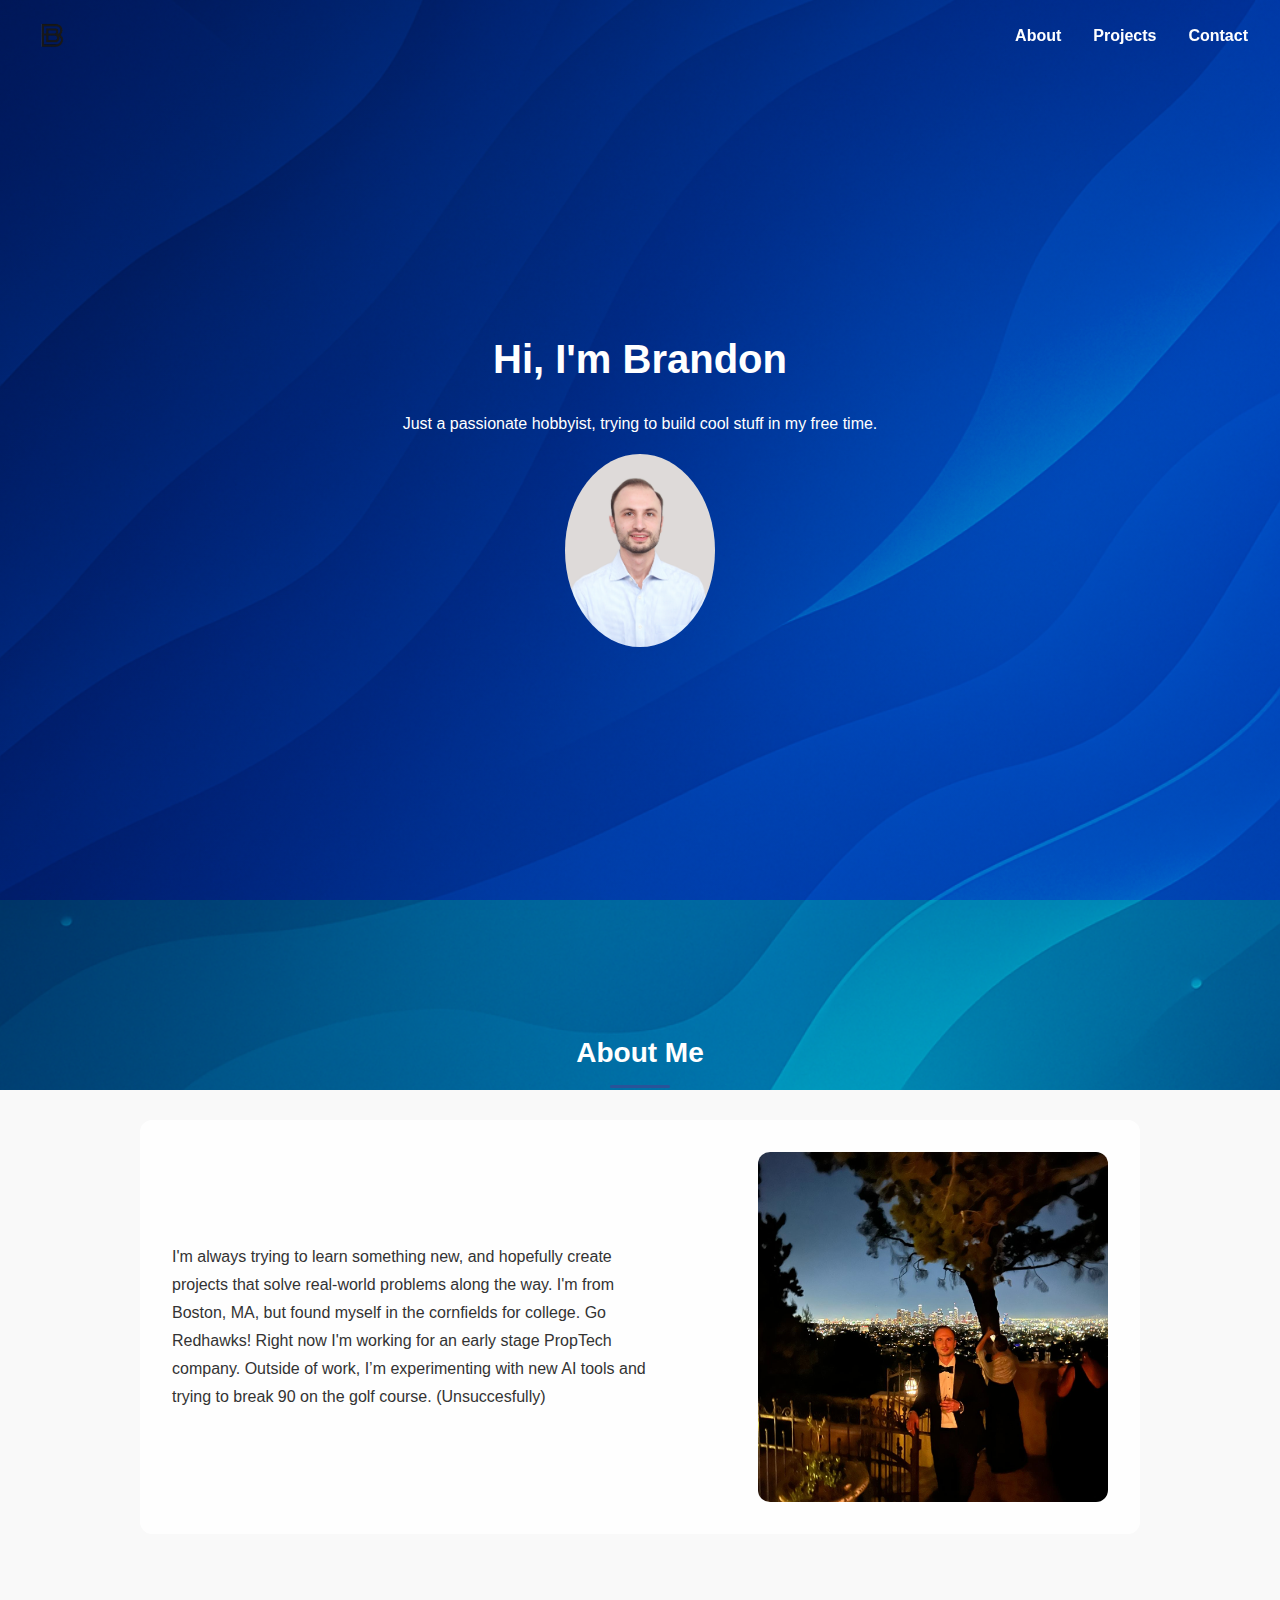
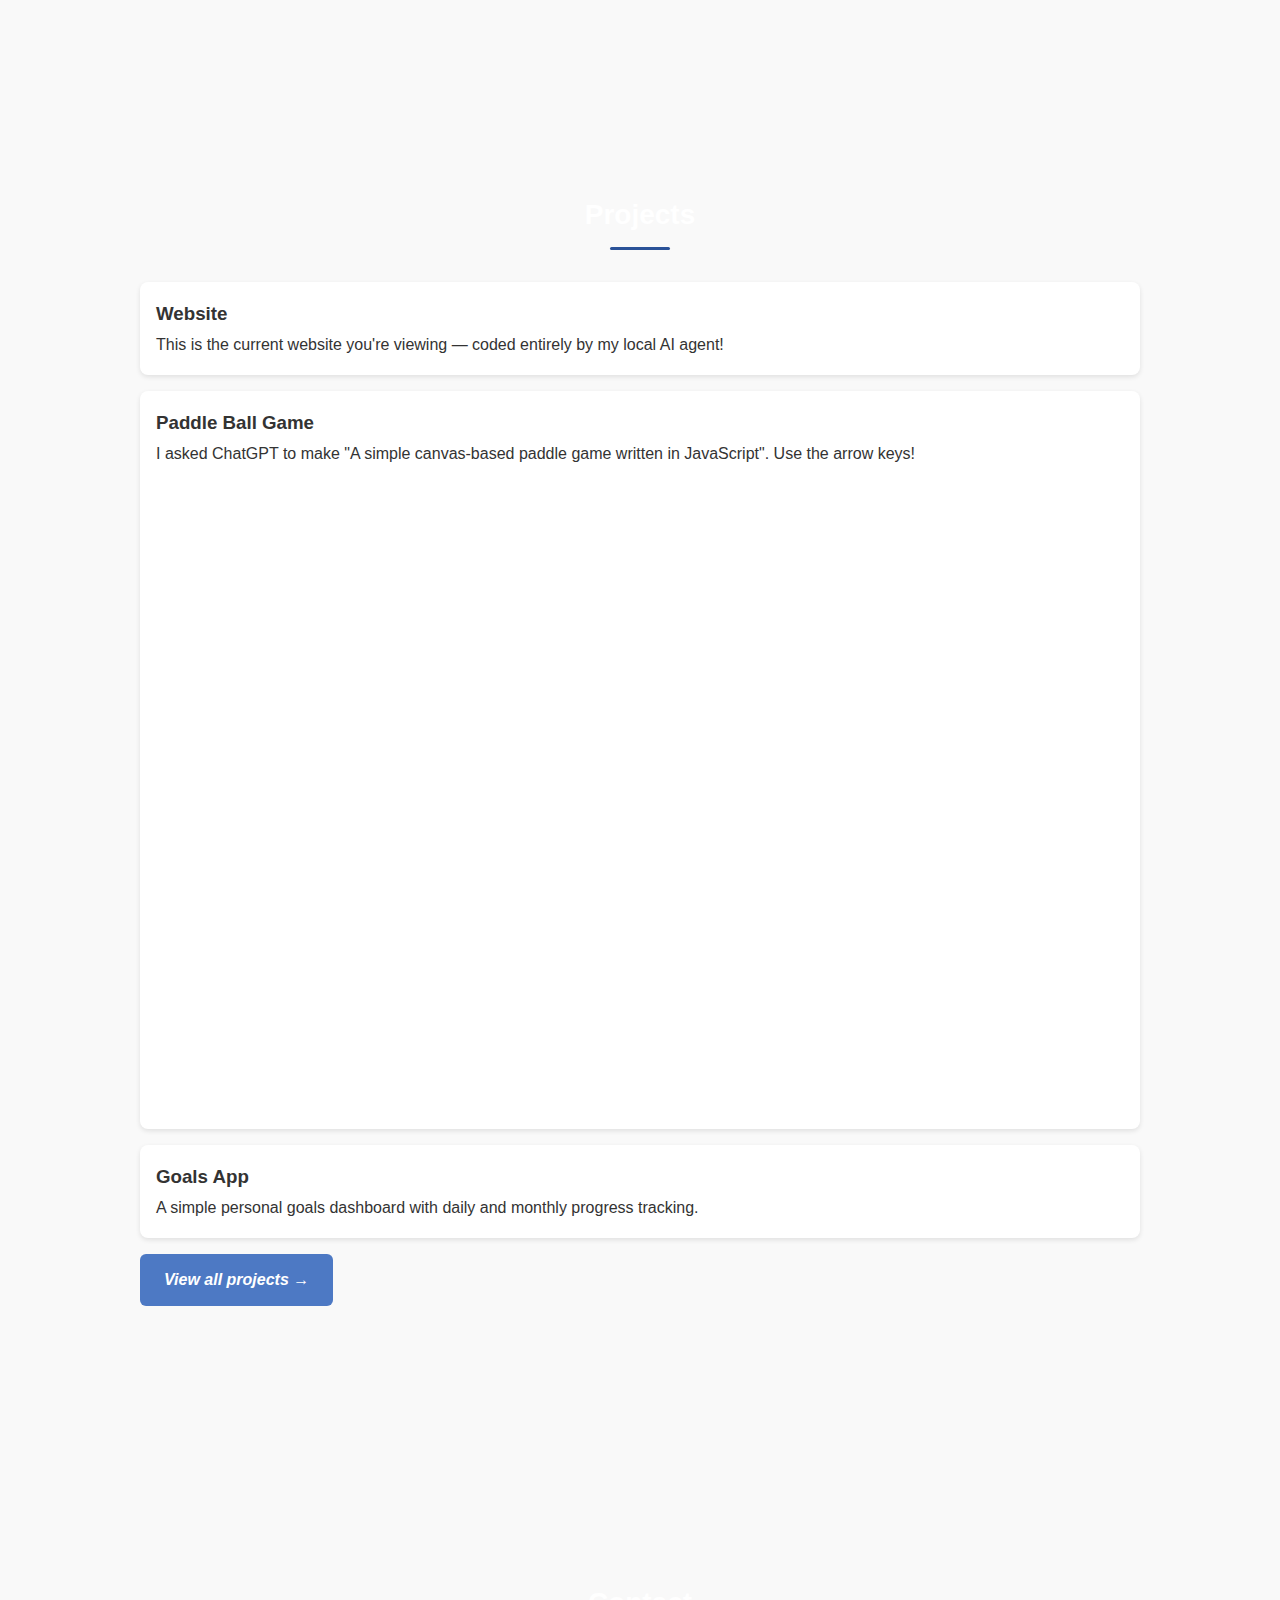
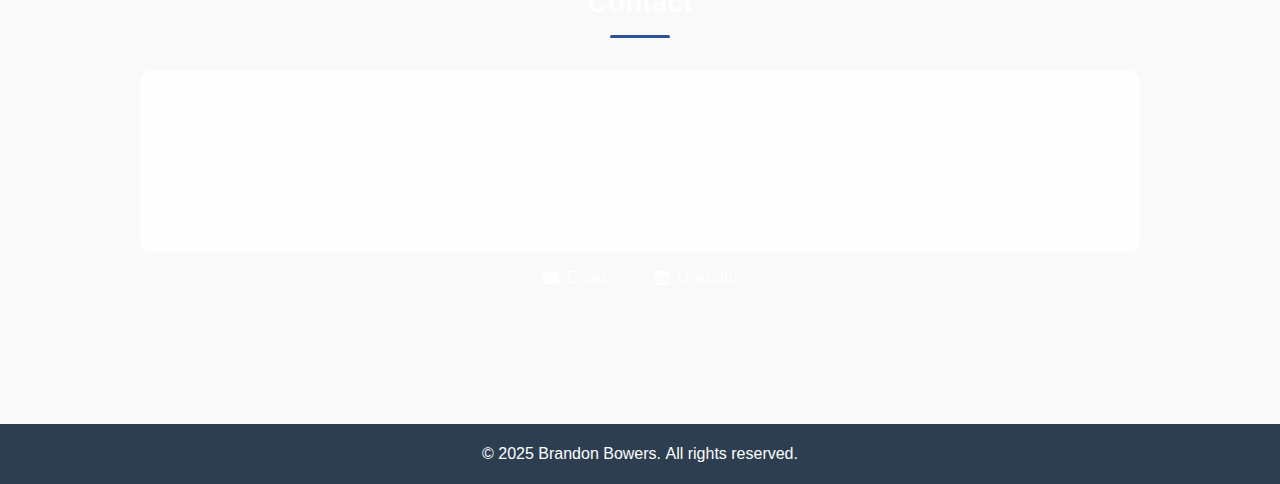
<file: index.html>
<!DOCTYPE html>
<html lang="en">
<head>
  <!-- Favicon and Icons -->
  <link rel="apple-touch-icon" sizes="180x180" href="images/favicons/apple-touch-icon.png">
  <link rel="icon" type="image/png" sizes="32x32" href="images/favicons/favicon-32x32.png">
  <link rel="icon" type="image/png" sizes="16x16" href="images/favicons/favicon-16x16.png">
  <link rel="manifest" href="images/favicons/site.webmanifest">
  <link rel="shortcut icon" href="images/favicons/favicon.ico" type="image/x-icon">
  <link rel="icon" type="image/png" sizes="192x192" href="images/favicons/android-chrome-192x192.png">
  <link rel="icon" type="image/png" sizes="512x512" href="images/favicons/android-chrome-512x512.png">

  <meta charset="UTF-8" />
  <meta name="viewport" content="width=device-width, initial-scale=1.0" />
  <title>Brandon Bowers</title>
  <link rel="stylesheet" href="/style.css" />
  <link
  rel="stylesheet"
  href="https://cdn.jsdelivr.net/npm/@fortawesome/fontawesome-free@6.5.0/css/all.min.css"
/>
</head>
<body>
  <header>
    <nav>
      <div class="logo">
        <a href="#">
          <img src="images/BB_logo.png" alt="BB Logo" />
        </a>
      </div>
      <ul class="nav-links">
        <li><a href="#about">About</a></li>
        <li><a href="projects.html">Projects</a></li>
        <li><a href="#contact">Contact</a></li>
      </ul>

      <div class="toggle-container">
        <button id="menu-toggle" aria-label="Toggle navigation">☰</button>
      </div>
    </nav>
  </header>

  <main>
    <section class="hero">
      <div class="hero-content">
        <h1>Hi, I'm Brandon</h1>
        <p>Just a passionate hobbyist, trying to build cool stuff in my free time.</p>
        <img src="images/headshot.jpg" alt="Profile Picture" />
      </div>
    </section>

    <section id="about" class="about">
      <h2>About Me</h2>
      <div class="about-content">
        <img src="images/profile_picture.JPG" alt="Headshot of Brandon Bowers" class="about-image" />
        <p>
          I'm always trying to learn something new, and hopefully create projects that solve real‑world problems along the way. 
          I'm from Boston, MA, but found myself in the cornfields for college. Go Redhawks! Right now I'm working for an early stage PropTech company. 
          Outside of work, I’m experimenting with new AI tools and trying to break 90 on the golf course. (Unsuccesfully)
        </p>
      </div>
    </section>

    <section id="projects" class="projects">
      <h2>Projects</h2>
      <div class="project">
        <h3>Website</h3>
        <p>This is the current website you're viewing — coded entirely by my local AI agent!</p>
      </div>
      <div class="project">
        <h3>Paddle Ball Game</h3>
        <p>I asked ChatGPT to make "A simple canvas-based paddle game written in JavaScript". Use the arrow keys!</p>
        <canvas id="gameCanvas" width="600" height="400"></canvas>
      </div>
      <div class="project">
        <h3>Goals App</h3>
        <p>A simple personal goals dashboard with daily and monthly progress tracking.</p>
      </div>
      <p class="view-projects"><a href="/projects.html" class="button-style-link">View all projects →</a></p>
    </section>

    <section id="contact" class="contact">
      <h2>Contact</h2>
    
      <div class="contact-container">
        <div class="form-wrapper">
          <!-- Tally Embed -->
          <iframe
            data-tally-src="https://tally.so/embed/n9aRM4?alignLeft=1&hideTitle=1&transparentBackground=1&dynamicHeight=1"
            loading="lazy"
            width="100%"
            height="447"
            frameborder="0"
            marginheight="0"
            marginwidth="0"
            title="Website Form">
          </iframe>
        </div>
      </div>
      <div class="contact-info">
        <p>
          <a href="mailto:bowers1021@gmail.com" target="_blank" rel="noopener">
            <i class="fa-solid fa-envelope"></i> Email
          </a>
        </p>
        <p>
          <a href="https://linkedin.com/in/brandon-bowers-1021" target="_blank" rel="noopener">
            <i class="fa-brands fa-linkedin"></i> LinkedIn
          </a>
        </p>
      </div>      
        <script>
          var d=document,w="https://tally.so/widgets/embed.js",v=function(){
            "undefined"!=typeof Tally?Tally.loadEmbeds():d.querySelectorAll("iframe[data-tally-src]:not([src])")
            .forEach(function(e){e.src=e.dataset.tallySrc});
          };
          if("undefined"!=typeof Tally)v();
          else if(d.querySelector('script[src="'+w+'"]')==null){
            var s=d.createElement("script");
            s.src=w;
            s.onload=v;
            s.onerror=v;
            d.body.appendChild(s);
          }
        </script>
      </div>
    </section>    
  </main>

  <footer>
    <p>&copy; 2025 Brandon Bowers. All rights reserved.</p>
  </footer>

  <script src="script.js"></script>
  <script src="/projects/paddle-game/paddle.js"></script>
</body>
</html>
</file>
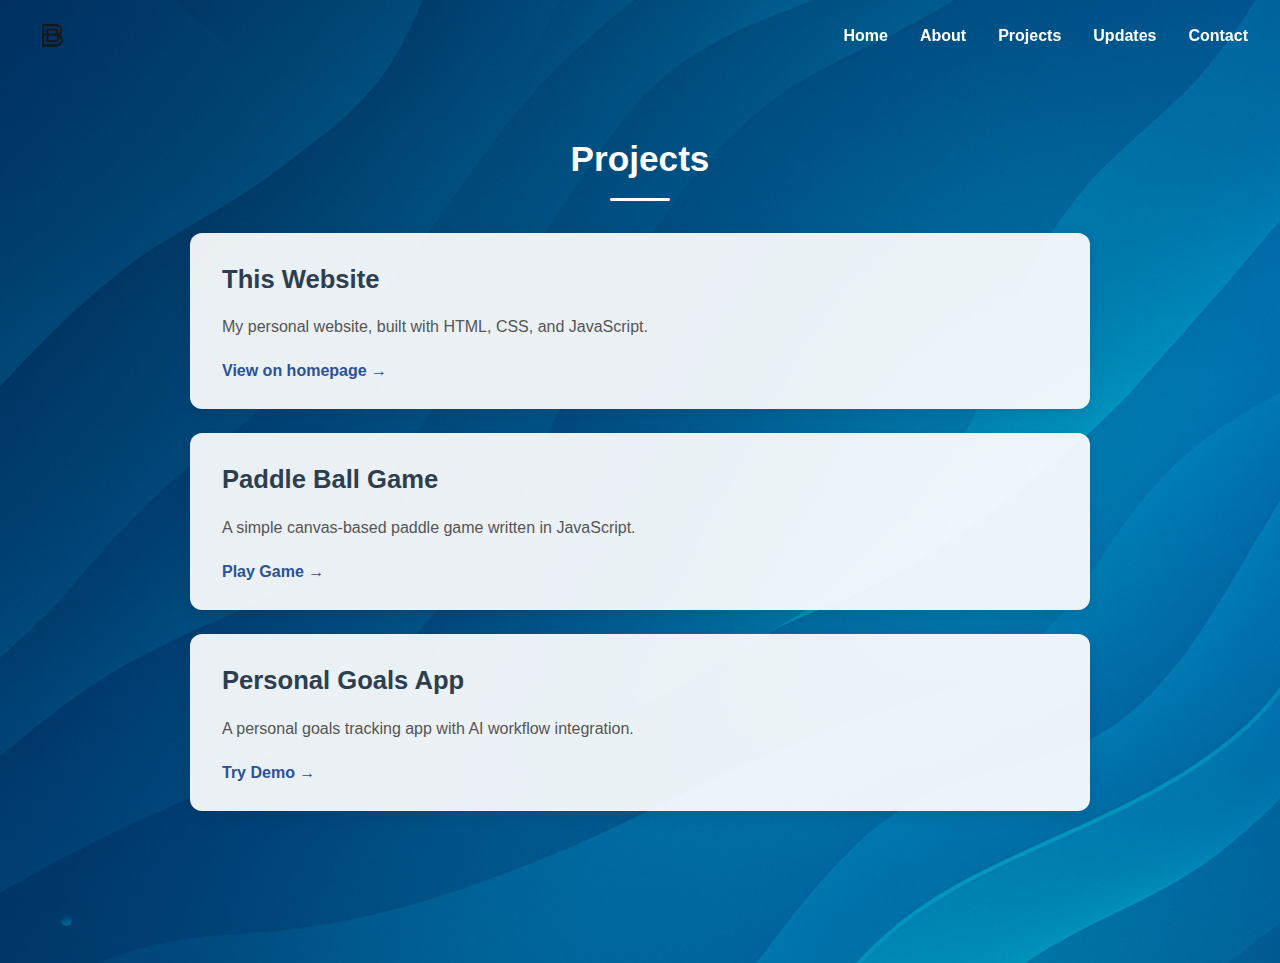
<file: projects.html>
<!DOCTYPE html>
<html lang="en">
<head>
  <link rel="apple-touch-icon" sizes="180x180" href="images/favicons/apple-touch-icon.png">
  <link rel="icon" type="image/png" sizes="32x32" href="images/favicons/favicon-32x32.png">
  <link rel="icon" type="image/png" sizes="16x16" href="images/favicons/favicon-16x16.png">
  <link rel="manifest" href="images/favicons/site.webmanifest">
  <link rel="shortcut icon" href="images/favicons/favicon.ico" type="image/x-icon">
  <link rel="icon" type="image/png" sizes="192x192" href="images/favicons/android-chrome-192x192.png">
  <link rel="icon" type="image/png" sizes="512x512" href="images/favicons/android-chrome-512x512.png">

  <meta charset="UTF-8">
  <meta name="viewport" content="width=device-width, initial-scale=1.0" />
  <title>Brandon Bowers | Projects</title>
  <link rel="stylesheet" href="/style.css" />
</head>
<body>
  <header>
    <nav>
      <div class="logo">
        <a href="/index.html"><img src="/images/BB_logo.png" alt="BB Logo" /></a>
      </div>
      <ul class="nav-links">
        <li><a href="/index.html">Home</a></li>
        <li><a href="/index.html#about">About</a></li>
        <li><a href="/projects.html">Projects</a></li>
        <li><a href="/updates.html">Updates</a></li>
        <li><a href="/index.html#contact">Contact</a></li>
      </ul>
      <div class="toggle-container">
        <button id="menu-toggle" aria-label="Toggle navigation">☰</button>
      </div>
    </nav>
  </header>

  <main>
    <section class="project-list">
      <h2>Projects</h2>
      <div class="project-card">
        <h3>This Website</h3>
        <p>My personal website, built with HTML, CSS, and JavaScript.</p>
        <a href="/index.html">View on homepage →</a>
      </div>
      <div class="project-card">
        <h3>Paddle Ball Game</h3>
        <p>A simple canvas-based paddle game written in JavaScript.</p>
        <a href="/projects/paddle-game/paddle.html">Play Game →</a>
      </div>
      <div class="project-card">
        <h3>Personal Goals App</h3>
        <p>A personal goals tracking app with AI workflow integration.</p>
        <a href="/projects/mygoalapp-demo/goalsapp-demo.html">Try Demo →</a>
      </div>
    </section>
  </main>

  <script src="/script.js"></script>
</body>
</html>
</file>
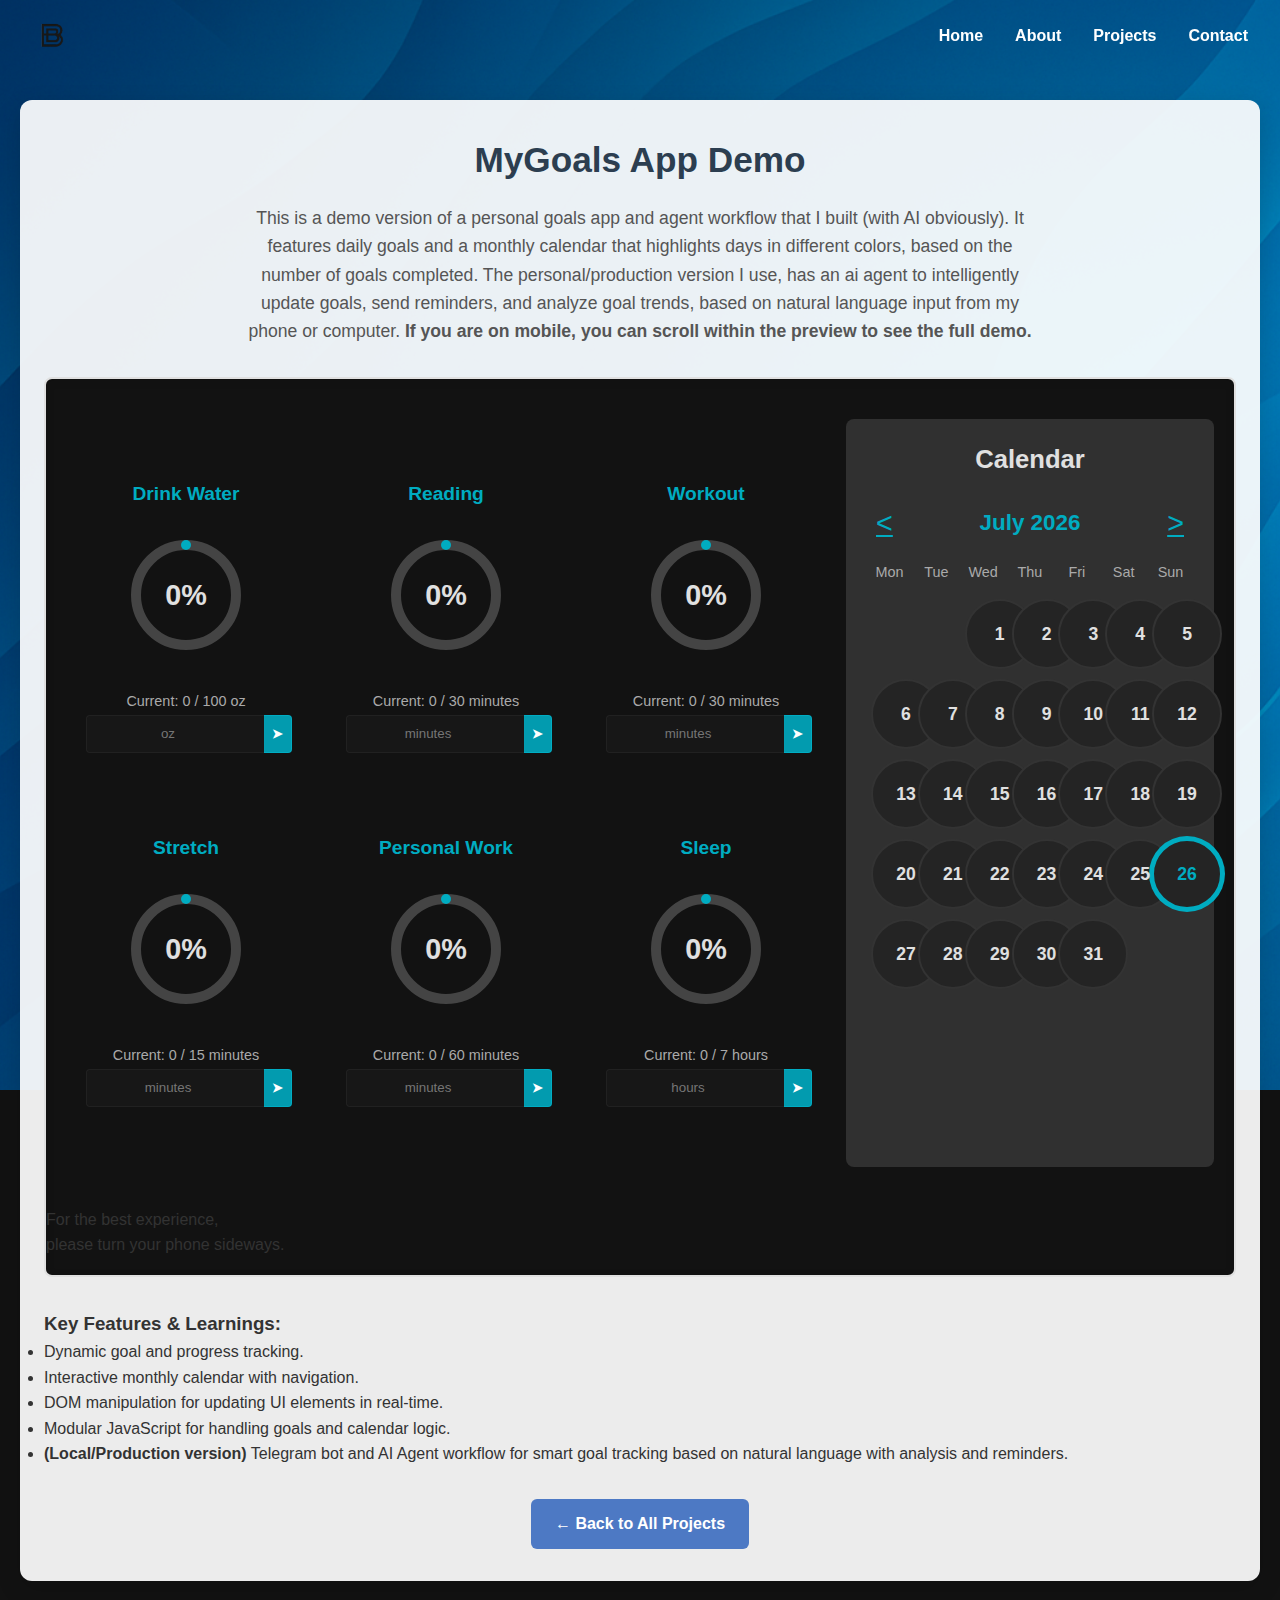
<file: projects/mygoalapp-demo/goalsapp-demo.html>
<!DOCTYPE html>
<html lang="en">
<head>
  <link rel="apple-touch-icon" sizes="180x180" href="images/favicons/apple-touch-icon.png">
  <link rel="icon" type="image/png" sizes="32x32" href="images/favicons/favicon-32x32.png">
  <link rel="icon" type="image/png" sizes="16x16" href="images/favicons/favicon-16x16.png">
  <link rel="manifest" href="images/favicons/site.webmanifest">
  <link rel="shortcut icon" href="images/favicons/favicon.ico" type="image/x-icon">
  <link rel="icon" type="image/png" sizes="192x192" href="images/favicons/android-chrome-192x192.png">
  <link rel="icon" type="image/png" sizes="512x512" href="images/favicons/android-chrome-512x512.png">
  
  <meta charset="UTF-8">
  <meta name="viewport" content="width=device-width, initial-scale=1.0">
  <title>MyGoalsApp - Demo</title>
  <link rel="stylesheet" href="/style.css">
  <link rel="stylesheet" href="goalsapp-style.css">  
</head>
<body>
    <header>
    <nav>
      <div class="logo">
        <a href="/index.html"><img src="/images/BB_logo.png" alt="BB Logo" /></a>
      </div>
      <ul class="nav-links">
        <li><a href="/index.html">Home</a></li>
        <li><a href="/index.html#about">About</a></li>
        <li><a href="/projects.html">Projects</a></li>
        <li><a href="/index.html#contact">Contact</a></li>
      </ul>
      <div class="toggle-container">
        <button id="menu-toggle" aria-label="Toggle navigation">☰</button>
      </div>
    </nav>
  </header>

  <main>
        <div class="project-detail-page-wrapper">
            <div class="content-container content-container-wide">
                <h2>MyGoals App Demo</h2>
                <p>
                This is a demo version of a personal goals app and agent workflow that I built (with AI obviously). It features daily goals and a monthly calendar that highlights days in different colors, based on the number of goals completed. The personal/production version I use, has an ai agent to intelligently update goals, send reminders, and analyze goal trends, based on natural language input from my phone or computer. <b>If you are on mobile, you can scroll within the preview to see the full demo.</b>
                </p>
                <div id="myGoalsAppContainer" class="project-embed-frame goals-app-embed-size">
                    <div class="dashboard-container">
                        <div class="goals-column">
                            <div class="goals-grid" id="goals-grid-container">
                                <!-- Goals will be injected here by JavaScript -->
                            </div>
                            <p id="no-goals-message" style="display:none;">No goals defined for this demo.</p>
                        </div>

                        <div class="calendar-column">
                            <h2>Calendar</h2>
                            <div class="calendar-header">
                                <a href="#" id="prev-month-btn" class="nav-arrow prev-month">&lt;</a>
                                <h3 id="current-month-year-display">Month Year</h3>
                                <a href="#" id="next-month-btn" class="nav-arrow next-month">&gt;</a>
                            </div>
                            <table class="calendar-table">
                                <thead>
                                    <tr>
                                        <th>Mon</th>
                                        <th>Tue</th>
                                        <th>Wed</th>
                                        <th>Thu</th>
                                        <th>Fri</th>
                                        <th>Sat</th>
                                        <th>Sun</th>
                                    </tr>
                                </thead>
                                <tbody id="calendar-body-container">
                                    <!-- Calendar days will be injected here by JavaScript -->
                                </tbody>
                            </table>
                        </div>
                    </div>
                    <div class="mobile-orientation-message">
                        <i class="fa-solid fa-mobile-screen-button"></i>
                        <p>For the best experience,<br>please turn your phone sideways.</p>
                    </div>
                </div> <!-- End of .project-embed-frame -->


                <h3>Key Features & Learnings:</h3>
                <ul>
                    <li>Dynamic goal and progress tracking.</li>
                    <li>Interactive monthly calendar with navigation.</li>
                    <li>DOM manipulation for updating UI elements in real-time.</li>
                    <li>Modular JavaScript for handling goals and calendar logic.</li>
                    <li><strong>(Local/Production version)</strong> Telegram bot and AI Agent workflow for smart goal tracking based on natural language with analysis and reminders.</li>
                </ul>

                <p style="text-align: center; margin-top: 2rem;">
                    <a href="/projects.html" class="button-style-link">← Back to All Projects</a>
                </p>
            </div>
        </div>
    </main> 
    <script src="goalsapp.js"></script>
    <script src="/script.js"></script>
</body>
</html>
</file>
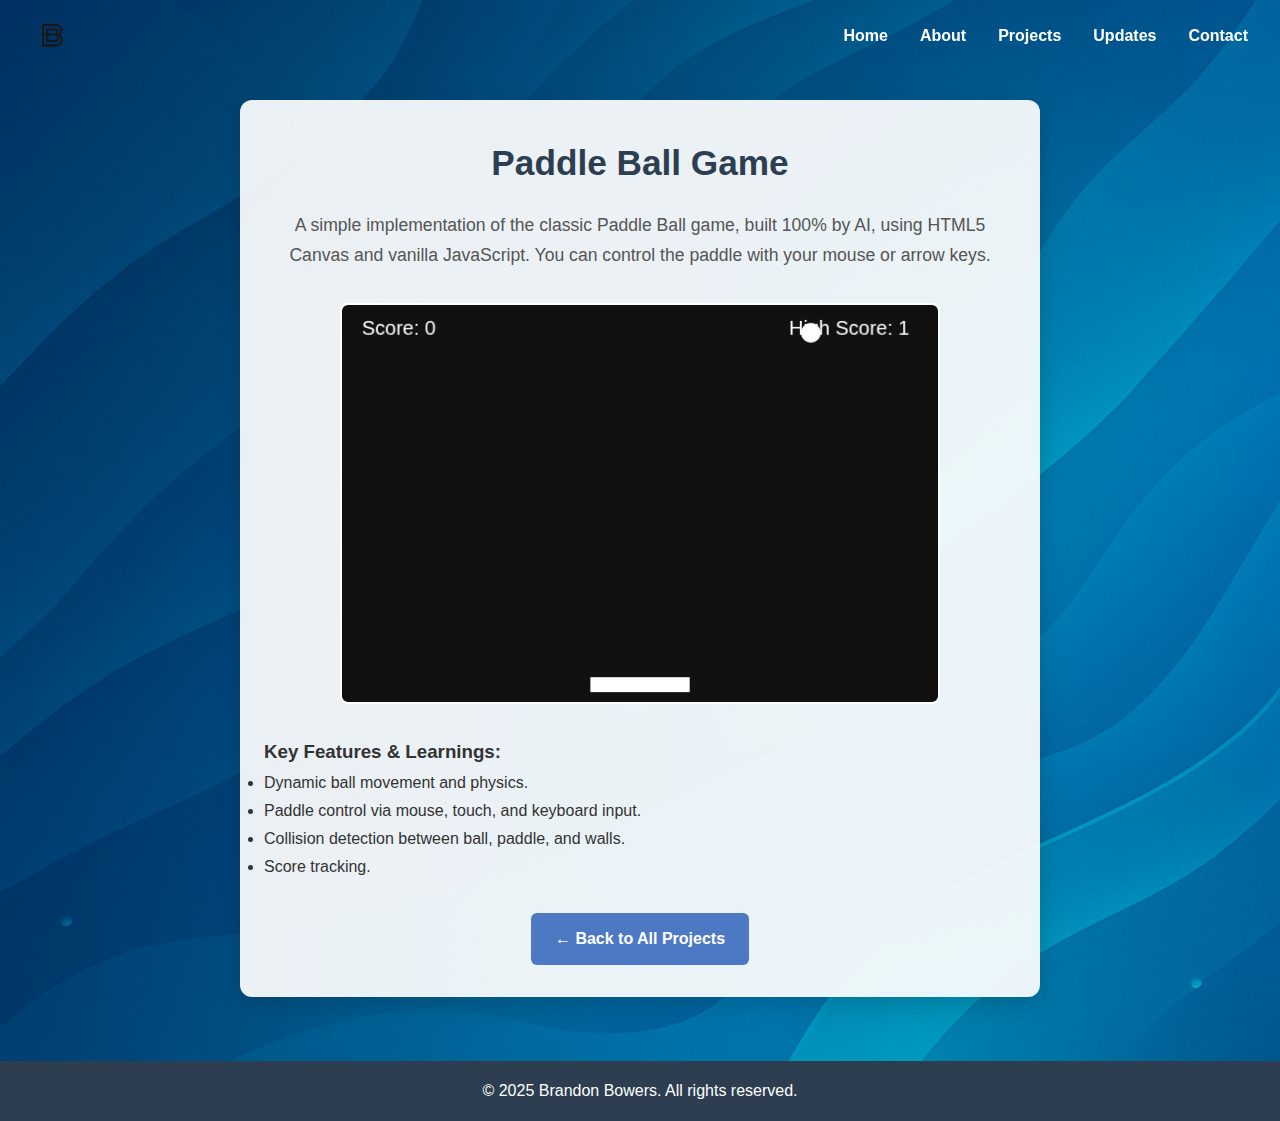
<file: projects/paddle-game/paddle.html>
<!DOCTYPE html>
<html lang="en">
<head>
  <link rel="apple-touch-icon" sizes="180x180" href="images/favicons/apple-touch-icon.png">
  <link rel="icon" type="image/png" sizes="32x32" href="images/favicons/favicon-32x32.png">
  <link rel="icon" type="image/png" sizes="16x16" href="images/favicons/favicon-16x16.png">
  <link rel="manifest" href="images/favicons/site.webmanifest">
  <link rel="shortcut icon" href="images/favicons/favicon.ico" type="image/x-icon">
  <link rel="icon" type="image/png" sizes="192x192" href="images/favicons/android-chrome-192x192.png">
  <link rel="icon" type="image/png" sizes="512x512" href="images/favicons/android-chrome-512x512.png">
  
  <meta charset="UTF-8">
  <meta name="viewport" content="width=device-width, initial-scale=1.0" />
  <title>Brandon Bowers | Paddle Game</title>
  <link rel="stylesheet" href="/style.css" />
</head>
<body>
  <header>
    <nav>
      <div class="logo">
        <a href="/index.html"><img src="/images/BB_logo.png" alt="BB Logo" /></a>
      </div>
      <ul class="nav-links">
        <li><a href="/index.html">Home</a></li>
        <li><a href="/index.html#about">About</a></li>
        <li><a href="/projects.html">Projects</a></li>
        <li><a href="/updates.html">Updates</a></li>
        <li><a href="/index.html#contact">Contact</a></li>
      </ul>
      <div class="toggle-container">
        <button id="menu-toggle" aria-label="Toggle navigation">☰</button>
      </div>
    </nav>
  </header>

  <main>
    <div class="project-detail-page-wrapper">
      <div class="content-container">
        <h2>Paddle Ball Game</h2>
          <p>A simple implementation of the classic Paddle Ball game, built 100% by AI, using HTML5 Canvas and vanilla JavaScript. You can control the paddle with your mouse or arrow keys.
          </p>
        <div id="gameContainer" class="project-embed-frame">
            <canvas id="gameCanvas"width="600" height="400"></canvas>
        </div>
      <h3>Key Features & Learnings:</h3>
        <ul>
          <li>Dynamic ball movement and physics.</li>
          <li>Paddle control via mouse, touch, and keyboard input.</li>
          <li>Collision detection between ball, paddle, and walls.</li>
          <li>Score tracking.</li>
        </ul>

        <p style="text-align: center; margin-top: 2rem;">
          <a href="/projects.html" class="button-style-link">← Back to All Projects</a>
        </p>
        </div>
     </div>
  </main>

  <footer>
    <p>&copy; 2025 Brandon Bowers. All rights reserved.</p>
  </footer>
  <!-- Scripts -->
  <script src="/script.js"></script>
  <script src="paddle.js"></script>
</body>
</html>
</file>
<file: projects/mygoalapp-demo/goalsapp-style.css>
.project-embed-frame.goals-app-embed-size {
    height: 900px; /* Specific height for goals app */
    max-width: 1600px; /* Specific max-width for goals app frame */
    background-color: #121212; /* Goals app internal background, if different from default frame bg */
}

body {
    font-family: -apple-system, BlinkMacSystemFont, "Segoe UI", Roboto, Helvetica, Arial, sans-serif;
    margin: 0;
    padding: 0;
    background-color: #121212;
    color: #e0e0e0;
    line-height: 1.6;
}

.dashboard-container {
    display: flex;
    max-width: 100%;
    margin: 20px auto;
    box-sizing: border-box;
    padding: 20px;
    gap: 20px;
}

.goals-column {
    flex: 1;
}

.goal-details {
    margin-top: 5px;
    margin-bottom: 0px;
    font-size: 0.9em;
    color: #aaa;
}

.goal-details p {
    margin-top: 15px;
    margin-bottom: 2px;
}

.calendar-column {
    flex: 1; /* Takes up 1 part of the available space */
    background-color: #303030;
    padding: 20px;
    border-radius: 8px;
    text-align: center;
}

h1 {
    color: #ffffff;
    text-align: center;
    margin-bottom: 30px;
}

/* Placeholder for progress bar styling - we will change this for circular */
.goals-grid {
    display: grid;
    grid-template-columns: repeat(3, 1fr);
    margin-top: 40px;
    margin-bottom: 40px;
    row-gap: 40px;
    column-gap: 20px;
}

.goal-card {
    padding: 20px;
    border-radius: 10px;
    display: flex;
    flex-direction: column;
    align-items: center;
    text-align: center;
}

.goal-card h3 {
    margin-top: 0;
    margin-bottom: 25px;
    color: #00acc1; 
    font-size: 1.2em; 
}

.goal-progress-circle-container {
    width: 120px;
    height: 120px;
    margin-bottom: 15px;
    position: relative;
    display: flex;
    justify-content: center;
    align-items: center;
}

.progress-ring-track {
    stroke: #444;
}

.progress-ring-indicator {
    stroke: #00acc1;
    stroke-linecap: round; 
    transition: stroke-dasharray 0.5s ease-out;
}

.progress-percentage {
    position: absolute;
    top: 50%;
    left: 50%;
    transform: translate(-50%, -50%);
    font-size: 1.8em;
    font-weight: bold;
    color: #e0e0e0;
}

.log-form {
    margin-top: 0;
    width: 100%;
    max-width: 200px;
    display: flex;
    flex-direction: row;
    align-items: center;
}

.log-form input[type="number"] {
    border: 1px solid #44444441;
    border-radius: 4px 0 0 4px;
    background-color: #33333327;
    color: #ebebeb;
    flex-grow: 3; /* Takes 3 parts of available space in the flex container */
    text-align: center;
    box-sizing: border-box;
    margin-right: -1px;
    height: 38px;
}

.log-form button {
    padding: 2px 8px;
    background-color: #00b0c7de;
    color: white;
    border: 1px solid #00b0c7de;
    border-left: none;
    border-radius: 0 4px 4px 0;
    cursor: pointer;
    font-weight: bold;
    flex-grow: 1; /* Takes 1 part of available space */
    box-sizing: border-box;
    height: 38px; /* Match height of input box */
    display: flex;
    align-items: center;
    justify-content: center;
}

.log-form button:hover {
    background-color: #007c91;
}

.calendar-column h2 { /* Targeting the H2 inside calendar-column specifically */
    color: #e0e0e0;
    font-size: 1.6em;
    margin-bottom: 20px;
}

.calendar-header {
    display: flex;
    justify-content: space-between;
    align-items: center;
    margin-bottom: 15px;
}

.calendar-header h3 { /* Month and Year */
    margin: 0;
    font-size: 1.4em;
    color: #00acc1;
}

.nav-arrow {
    background: none;
    border: none;
    color: #00acc1;
    font-size: 1.8em;
    cursor: pointer;
    padding: 0 10px;
}
.nav-arrow:hover {
    color: #007c91;
}


.calendar-table {
    width: 100%;
    border-collapse: collapse;
    table-layout: fixed;
}

.calendar-table th {
    color: #aaa;
    font-weight: normal;
    padding-bottom: 10px;
    font-size: 0.9em;
}

.calendar-day-cell {
    text-align: center;
    padding: 5px;
    height: 50px;
    /* vertical-align: middle; /* If content within circle needs centering */
}

.day-circle {
    width: 70px;
    height: 70px;
    border-radius: 50%; /* Makes it a circle */
    display: flex;
    justify-content: center;
    align-items: center;
    margin: auto;
    font-weight: bold;
    font-size: 1.1em;
    color: #e0e0e0;
    background-color: #242424;
    border: 2px solid #333333;
    transition: background-color 0.3s, border-color 0.3s, box-shadow 0.3s, color 0.3s;
}

.day-circle.today {
    border-color: #00acc1;
    color: #00acc1;
    box-shadow: 0 0 0 3px #00acc1;
    font-weight: bold;
}

/* Color coding based on completion status */
.day-circle.green {
    background-color: #4CAF50; /* Green */
    border-color: #388E3C;
    color: white;
}

.day-circle.yellow {
    background-color: #FFEB3B; /* Yellow */
    border-color: #FBC02D;
    color: #333; /* Darker text for yellow bg */
}

.day-circle.red {
    background-color: #F44336; /* Red */
    border-color: #D32F2F;
    color: white;
}
</file>
<file: style.css>
/* Global Reset */
* {
  box-sizing: border-box;
  margin: 0;
  padding: 0;
}

/* Body */
body {
  font-family: 'Segoe UI', Tahoma, Geneva, Verdana, sans-serif;
  font-size: 16px;
  line-height: 1.75;
  background: #f9f9f9;
  color: #333;
  transition: background 0.3s, color 0.3s;
  background-image: url('/images/abstract-background.png');
  background-repeat: no-repeat;
  background-size: cover;
  background-position: center center;
  background-attachment: fixed;
}

/* Header & Footer */
header {
  position: fixed;
  top: 0;
  left: 0;
  right: 0;
  z-index: 1000;
  background: transparent;
  color: #fff;
}
footer {
  background: #2c3e50;
  color: #fff;
  text-align: center;
  padding: 1rem;
  margin-top: auto;
}

/* NAV Container */
nav {
  display: flex;
  justify-content: space-between;
  align-items: center;
  position: relative;
  padding: 1rem 2rem;
  gap: 1rem;
}

.logo img {
  height: 40px; /* adjust as needed */
  display: block;
}

.logo {
  display: flex;
  align-items: center;
  justify-content: flex-start; /* This aligns content to the left */
}

.nav-links {
  display: none;
  list-style: none;
  gap: 2rem;
}
.nav-links li { display: inline; }
.nav-links a {
  color: #fff;
  text-decoration: none;
  font-weight: bold;
}

.toggle-container {
  position: absolute;
  right: 2rem;
  display: flex;
  gap: 0.5rem;
}

#menu-toggle,
#theme-toggle {
  background: none;
  border: none;
  color: #fff;
  font-size: 1.5rem;
  cursor: pointer;
}
#theme-toggle { font-size: 1.2rem; }

#menu-toggle:hover,
#theme-toggle:hover,
.nav-links a:hover,
form button:hover {
  background: #1a2733;
  transition: background 0.3s;
}

.hero {
  background:
    linear-gradient(135deg, #1e3c72 0%, #2a5298 100%),
    url('/images/abstract-background.png') center/cover no-repeat;
  background-blend-mode: overlay;
  animation: backgroundShift 20s ease infinite;
  color: #fff;
  height: 100vh;
  display: flex;
  align-items: center;
  justify-content: center;
  text-align: center;
  padding: 2rem;
}

@keyframes backgroundShift {
  0% { background-position: 0% 50%; }
  50% { background-position: 100% 50%; }
  100% { background-position: 0% 50%; }
}

.hero-content { max-width: 600px; padding-top: 80px; }
.hero h1 { font-size: 2.5rem; margin-bottom: 1rem; }
.hero img {
  border-radius: 50%;
  width: 150px;
  margin-top: 1rem;
}

section {
  padding: 8rem 2rem 8rem !important;
  width: 100%;
}
section h2 {
  text-align: center;
  position: relative;
  font-size: 1.75rem;
  margin-bottom: 2rem;
  color: #fff;
}
section h2::after {
  content: "";
  display: block;
  width: 60px;
  height: 3px;
  background: #2a5298;
  margin: 0.5rem auto 0;
  border-radius: 2px;
}

.about,
.projects,
.contact {
  background: url('/images/abstract-background.png') center/cover no-repeat;
  background-attachment: fixed;
}

main .about, main .projects, main .contact {
  max-width: none;
  margin: 0;
  padding: 0;
  border-radius: 0;
  box-shadow: none;
}

.about-content {
  display: flex;
  flex-direction: column;
  align-items: center;
  text-align: center;
  gap: 2rem;
  padding: 2rem;
  max-width: 1000px;
  margin: 0 auto;
  background: rgba(255, 255, 255, 0.85);
  border-radius: 12px;
}
.about-content p {
  max-width: 500px;
}
.about-image {
  width: 100%;
  max-width: 350px;
  height: 350px;
  object-fit: cover;
  object-position: center 30%;
  border-radius: 12px;
}
@media (min-width: 769px) {
  .about-content {
    flex-direction: row-reverse;
    justify-content: space-between;
    text-align: left;
    align-items: center;
  }
}

.projects .project {
  background: #fff;
  padding: 1rem;
  border-radius: 8px;
  box-shadow: 0 2px 5px rgba(0,0,0,0.1);
  margin: 1rem auto;
  max-width: 1000px;
}
.projects .view-projects {
  color: #ffffff;
  font-style: italic;
  margin: 0 auto 1rem;
  max-width: 1000px;
}

#gameCanvas {
  display: block;
  width: 100%;
  height: 100%;
}

#gameContainer { /* This is your .project-embed-frame */
    width: 100%;
    max-width: 600px;
    margin: 2rem auto;
    border: 2px solid white;
    background: #111;
    position: relative;
}

.contact-container {
  background: rgba(255, 255, 255, 0.85);
  padding: 1rem;
  border-radius: 12px;
  max-width: 1000px;
  margin: 0 auto;
  display: flex;
  flex-direction: column;
  gap: 2rem;
  align-items: center;
  text-align: center;
}

.contact-info {
  display: flex;
  justify-content: center;
  margin-top: 0.5rem;
  gap: 1.5rem;
  color: #ffffff
}

.contact-info p {
  margin: 0;
  display: flex;
  align-items: center;
}

.contact-info a {
  display: inline-flex;
  align-items: center;
  gap: 0.5rem;
  text-decoration: none;
  color: white;
  padding: 0.25rem 0.75rem;
  border-radius: 4px;
  transition: background 0.3s, color 0.3s;
}

.contact-info a:hover {
  background: rgba(255, 255, 255, 0.1);
  color: #000000;
}

.form-wrapper {
  display: flex;
  justify-content: center;
  width: 100%;
}

.form-wrapper iframe {
  max-width: 750px;
  width: 100%;
  height: auto;
  border: none;
}

.project-list .project-card {
  background: rgba(255, 255, 255, 0.92); /* Semi-transparent white, similar to .content-container */
  padding: 1.5rem 2rem;
  border-radius: 12px;
  box-shadow: 0 4px 15px rgba(0,0,0,0.1);
  margin: 1.5rem auto;
  max-width: 900px; /* Adjust as needed */
  color: #333;
}

.project-list .project-card h3 {
  color: #2c3e50;
  margin-bottom: 0.75rem;
  font-size: 1.6em;
}

.project-list .project-card p {
  margin-bottom: 1rem;
  color: #555;
}

.project-list .project-card a {
  color: #2a5298; /* Your theme's link color */
  font-weight: bold;
  text-decoration: none;
  align-self: flex-end;
}

.project-list .project-card a:hover {
  text-decoration: underline;
}

.project-list > h2 { /* Targeting the h2 that is a direct child of .project-list */
  text-align: center;
  color: #fff; /* White, as it's on the main page background */
  font-size: 2.2em;
  margin-bottom: 2rem; /* Space before the first card */
  position: relative;
}

.project-list > h2::after { /* Underline for the title, similar to other section titles */
  content: "";
  display: block;
  width: 60px;
  height: 3px;
  background: #fff; /* White underline, as title is white */
  margin: 0.5rem auto 0;
  border-radius: 2px;
}

.content-container {
    max-width: 800px; /* Or your preferred general content width */
    margin: 0 auto;
    padding: 2rem 1.5rem;
    background: rgba(255, 255, 255, 0.92);
    border-radius: 12px;
    box-shadow: 0 8px 25px rgba(0,0,0,0.15);
    color: #333;
}

.content-container.content-container-wide {
    max-width: 1600px;
}

.content-container h2 { /* Titles for the project page itself */
    text-align: center;
    color: #2c3e50;
    margin-bottom: 1rem; /* Reduced margin if description follows */
    font-size: 2.2em;
}

.content-container h2 + p { /* The main description paragraph */
    text-align: center;
    max-width: 800px;
    margin: 0 auto 2rem auto; /* Center description and add space below */
    font-size: 1.1em;
    color: #555;
}

.project-embed-frame {
    width: 100%; /* Take full width of its parent (which is .content-container) */
    border: 2px solid #e0e0e0;
    margin: 1rem auto 2rem auto; /* Space around the embed frame */
    background-color: #111;
    box-sizing: border-box;
    box-shadow: inset 0 2px 8px rgba(0,0,0,0.1);
    border-radius: 8px;
    overflow: auto;
}

.project-detail-page-wrapper {
  padding-top: 100px; /* Adjust this value based on actual fixed header height + desired gap */
  padding-left: 20px;
  padding-right: 20px;
  padding-bottom: 4rem;
}

/* A generic button style for links like "Back to Projects" */
.button-style-link {
  display: inline-block;
  padding: 0.75rem 1.5rem;
  background-color: #4d79c4;
  color: #fff;
  text-decoration: none;
  border-radius: 6px;
  font-weight: bold;
  transition: background-color 0.3s ease, color 0.3s ease;
}

.button-style-link:hover {
  background-color: #1e3c72;
  color: #fff;
}

.feed-container {
    display: flex;
    flex-direction: column;
    gap: 2rem; /* Space between posts */
}

/* feed.html */
/* The main card for a single post */
.post-card {
  position: relative;
  background: #fff;
  border: 1px solid #e1e4e8;
  border-radius: 8px;
  padding: 1rem 1rem;
  box-shadow: 0 1px 4px rgba(0,0,0,0.06);
}

/* Header section of the post */
.post-header {
  position: static;
  margin-bottom: 1.5rem;
  padding-bottom: 1rem;
  border-bottom: 1px solid #e1e4e8;
}

.post-title, .post-date {
  position: static;
  margin: 0;
  transform: none;
  left: auto;
  top: auto;
  right: auto;
  bottom: auto;
}

/* main title of the post */
.post-title {
  font-size: 1.5em;
  color: #2c3e50;
  margin-bottom: 0.25rem;
}

/* date of the post */
.post-date {
  font-size: 0.8em;
  color: #6a737d;
}

/* body content of the post */
.post-body p {
  margin-bottom: 1em;
  line-height: 1.7;
  color: #333;
}
/* removes the extra bottom margin from the last paragraph in the body */
.post-body p:last-child {
  margin-bottom: 0;
}

.post-body ul,
.post-body ol {
  padding-left: 25px; /* Adjust left indentation */
}

/* The container for the image or video */
.post-media {
  margin-top: 1.5rem;
  border-radius: 8px;
  overflow: hidden; /* Ensures images with border-radius look good */
}

/* Styling for the media itself */
.post-media img,
.post-media video,
.post-media iframe {
    max-width: 100%;
    height: auto;
    display: block;
}

/* Styles for a flexible, multi-column image/video gallery */
.media-gallery {
  display: grid;
  /* create as many columns as can fit that are at least 200px wide */
  grid-template-columns: repeat(auto-fit, minmax(200px, 1fr));
  gap: 0.5rem;
  /* The space between items */
}

/* This targets direct children of the gallery, making sure they fill their grid cell */
.media-gallery>* {
  width: 100%;
  height: 100%;
  object-fit: cover;
}

/* Special rule for iframes to maintain their aspect ratio */
.media-gallery iframe {
  aspect-ratio: 16 / 9;
}

/* Styles for a custom link preview card within a post */
.post-link-preview {
  display: block;
  border: 1px solid #ddd;
  border-radius: 8px;
  padding: 1rem;
  background-color: #f9f9f9;
  /* A very light gray background */
  text-decoration: none;
  transition: background-color 0.2s ease-in-out;
}

.post-link-preview:hover {
  background-color: #f1f1f1;
  /* Slightly darker on hover */
}

.link-preview-title {
  display: block;
  font-weight: bold;
  color: #333;
  font-size: 1.1em;
  margin-bottom: 0.25rem;
}

.link-preview-url {
  display: block;
  color: #6a737d;
  /* A muted gray for the URL */
  font-size: 0.9em;
}

/* MEDIA QUERIES */
@media (min-width: 769px) {
  .nav-links {
    display: flex !important;
    position: static;
    background: none;
    padding: 0;
  }
  #menu-toggle { display: none; }
}

@media (max-width: 768px) {
  .nav-links.show-menu {
    display: block;
    position: absolute;
    top: 100%;
    right: 0;
    background: rgba(44, 62, 80, 0.85); /* This is the same color (#2c3e50) but with 85% opacity */
    /* creates the blur effect */
    backdrop-filter: blur(10px);
    -webkit-backdrop-filter: blur(10px); /* For Safari support */
    padding: 1rem 1rem;
    text-align: right;
    border-radius: 0 0 8px 8px;
    z-index: 1001;
  }

  .nav-links li {
    display: block;
    margin-bottom: 0.5rem;
  }
  .hero h1 { font-size: 2rem; }
  .hero img { width: 120px; }
  header {
    background: transparent !important;
    backdrop-filter: none !important;
    -webkit-backdrop-filter: none !important;
  }

  .page-header {
    background: #fff; /* Give it a white background like a card */
    padding: .5rem 1rem;
    border-radius: 8px;
    margin-bottom: 1rem; /* Space between this card and the first post */
    box-shadow: 0 1px 4px rgba(0,0,0,0.06);
  }

  .feed-section .content-container {
    /* This makes the white box container disappear on mobile */
    background: none;
    box-shadow: none;
    padding: 0 0;
  }

  .post-card {
    /* Reduce the internal padding on mobile to maximize text width */
    padding: 1rem 1rem;
  }

  /* CHANGED: Make the post titles a bit smaller on mobile */
  .post-title {
    font-size: 1.4em;
  }

  /* CHANGED: Slightly tighten up the line height for body text on mobile */
  .post-body p {
    line-height: 1.5;
  }
}

body, html {
  overflow-x: hidden;
}
</file>
